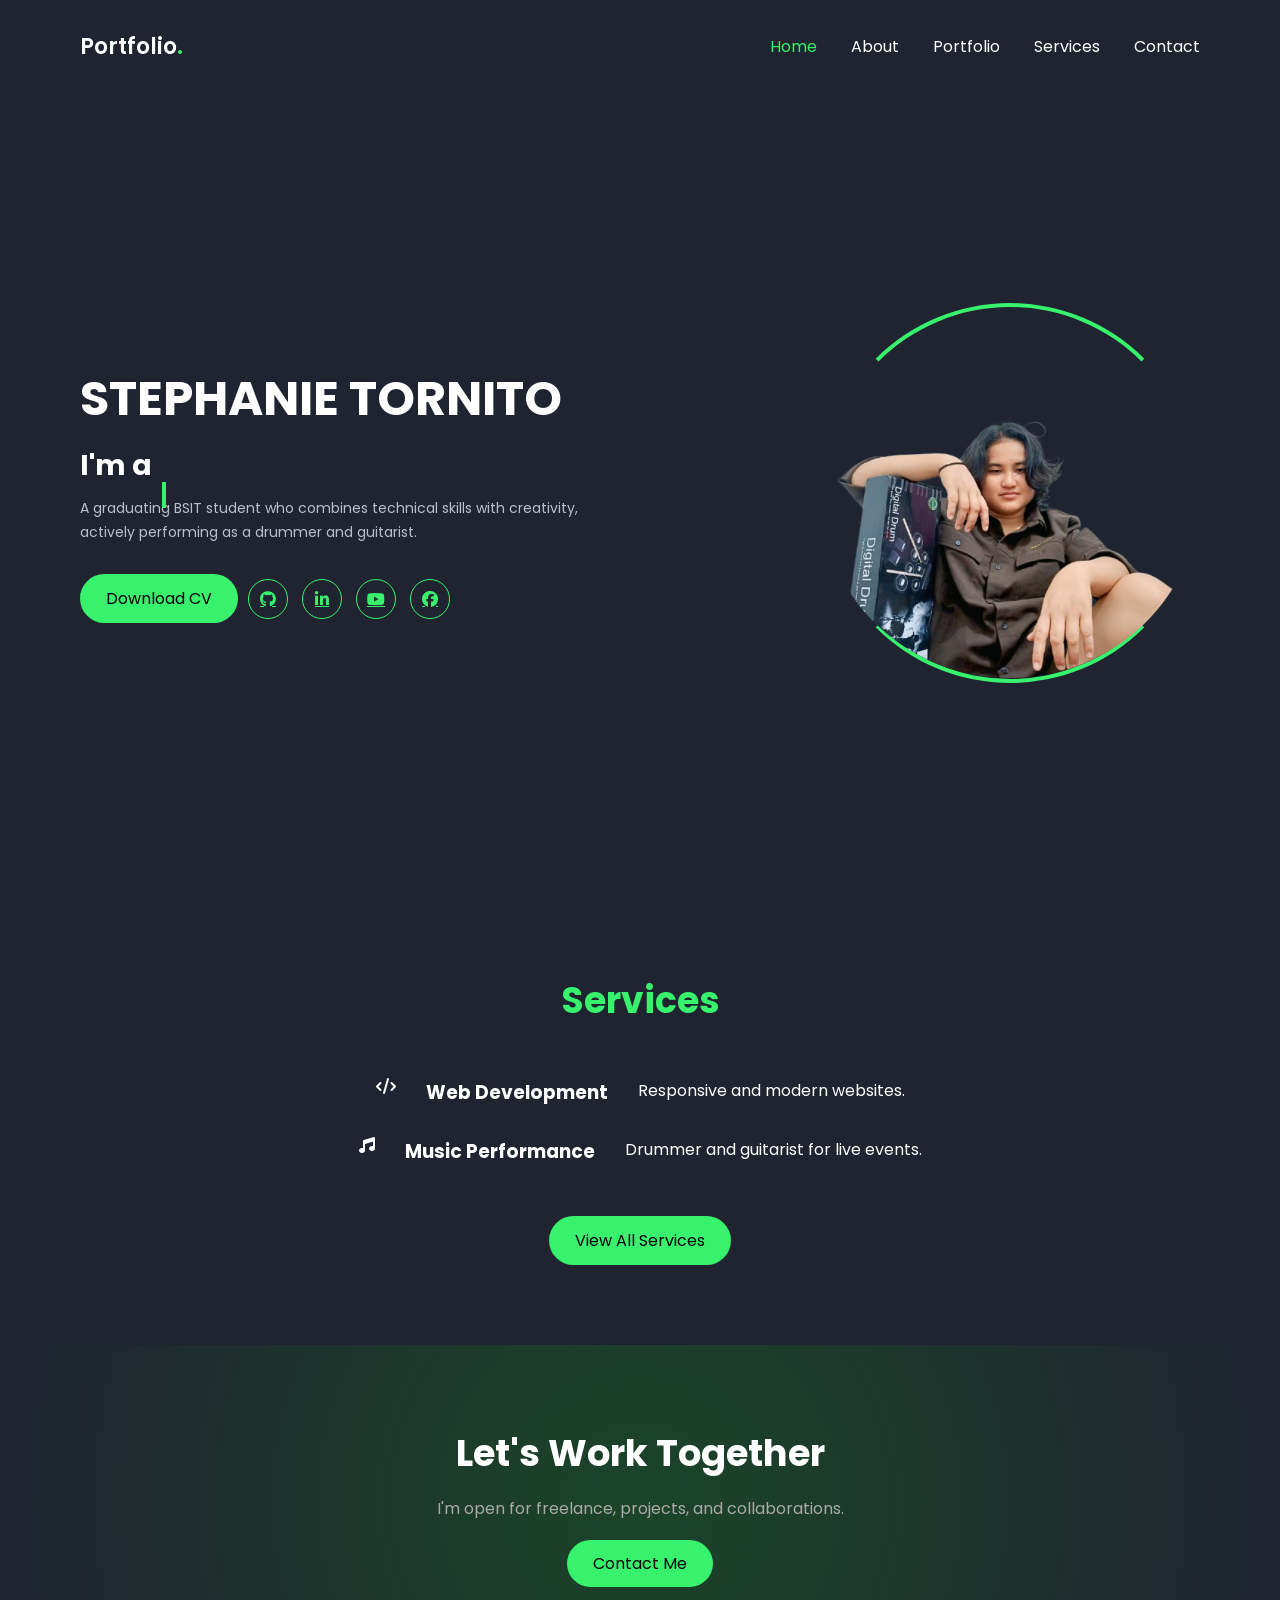
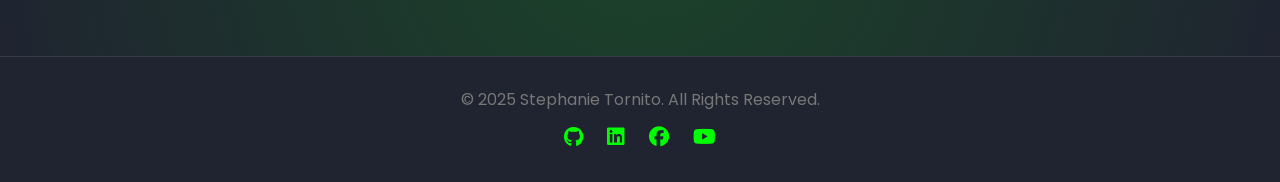
<file: index.html>
<!DOCTYPE html>
<html lang="en">
<head>
<meta charset="UTF-8">
<meta name="viewport" content="width=device-width, initial-scale=1.0">
<title>Portfolio</title>

<link href="https://fonts.googleapis.com/css2?family=Poppins:wght@300;400;500;600;700&display=swap" rel="stylesheet">
<link href="https://cdnjs.cloudflare.com/ajax/libs/font-awesome/6.5.1/css/all.min.css" rel="stylesheet">

<link rel="stylesheet" href="css/style.css">
</head>
<body>

<header>
  <div class="logo">Portfolio<span>.</span></div>
   <input type="checkbox" id="menu-toggle">
  <label for="menu-toggle" class="menu-icon">
    <span></span><span></span><span></span>
  </label>
  <nav>
    <a class="active" href="index.html">Home</a>
    <a href="about.html">About</a>
    <a href="portfolio.html">Portfolio</a>
    <a href="#services">Services</a>
    <a href="contact.html">Contact</a>
  </nav>
</header>

<section class="hero">
  <div class="hero-text">
    <h1>STEPHANIE TORNITO</h1>
    <h2>I'm a <span class="typing"></span></h2>

    <p>
      A graduating BSIT student who combines technical skills with creativity,
     actively performing as a drummer and guitarist.
    </p>

    <div class="actions">
      <a class="btn"  href="RESUME.pdf" download>Download CV</a>

      <div class="icons">
        <a href="https://github.com/Steph111-cmd"><i class="fab fa-github"></i></a>
        <a  href="https://www.linkedin.com/in/stephanie-tornito-849451359/" ><i class="fab fa-linkedin-in"></i></a>
        <a href="https://www.youtube.com/@stephanietornito13" ><i class="fab fa-youtube" > </i></a>
        <a href="https://www.facebook.com/usernamenganihahaha"><i class="fab fa-facebook"></i></a>
      </div>
    </div>
  </div>
  

  <div class="hero-img">
    <div class="circle"></div>
    <img src="images/img.png" alt="">
  </div>
</section>

<section id="services" class="services">
  <div class="container">
    <h2>Services</h2>

    <div class="service-box">
      <i class="fas fa-code"></i>
      <h3>Web Development</h3>
      <p>Responsive and modern websites.</p>
    </div>

    <div class="service-box">
      <i class="fas fa-music"></i>
      <h3>Music Performance</h3>
      <p>Drummer and guitarist for live events.</p>
    </div>

    <a href="services.html" class="btn">View All Services</a>
  </div>
</section>
<section class="cta">
  <h2>Let's Work Together</h2>
  <p>I'm open for freelance, projects, and collaborations.</p>
  <a href="contact.html" class="btn">Contact Me</a>
</section>
<footer class="footer">
  <p>© 2025 Stephanie Tornito. All Rights Reserved.</p>

  <div class="footer-icons">
    <a href="https://github.com/Steph111-cmd"><i class="fab fa-github"></i></a>
    <a  href="https://www.linkedin.com/in/stephanie-tornito-849451359/" ><i class="fab fa-linkedin"></i></a>
    <a href="https://www.facebook.com/usernamenganihahaha"><i class="fab fa-facebook"></i></a>
    <a href="https://www.youtube.com/@stephanietornito13" ><i class="fab fa-youtube" > </i></a>
  </div>
</footer>



</body>
</html>
</file>
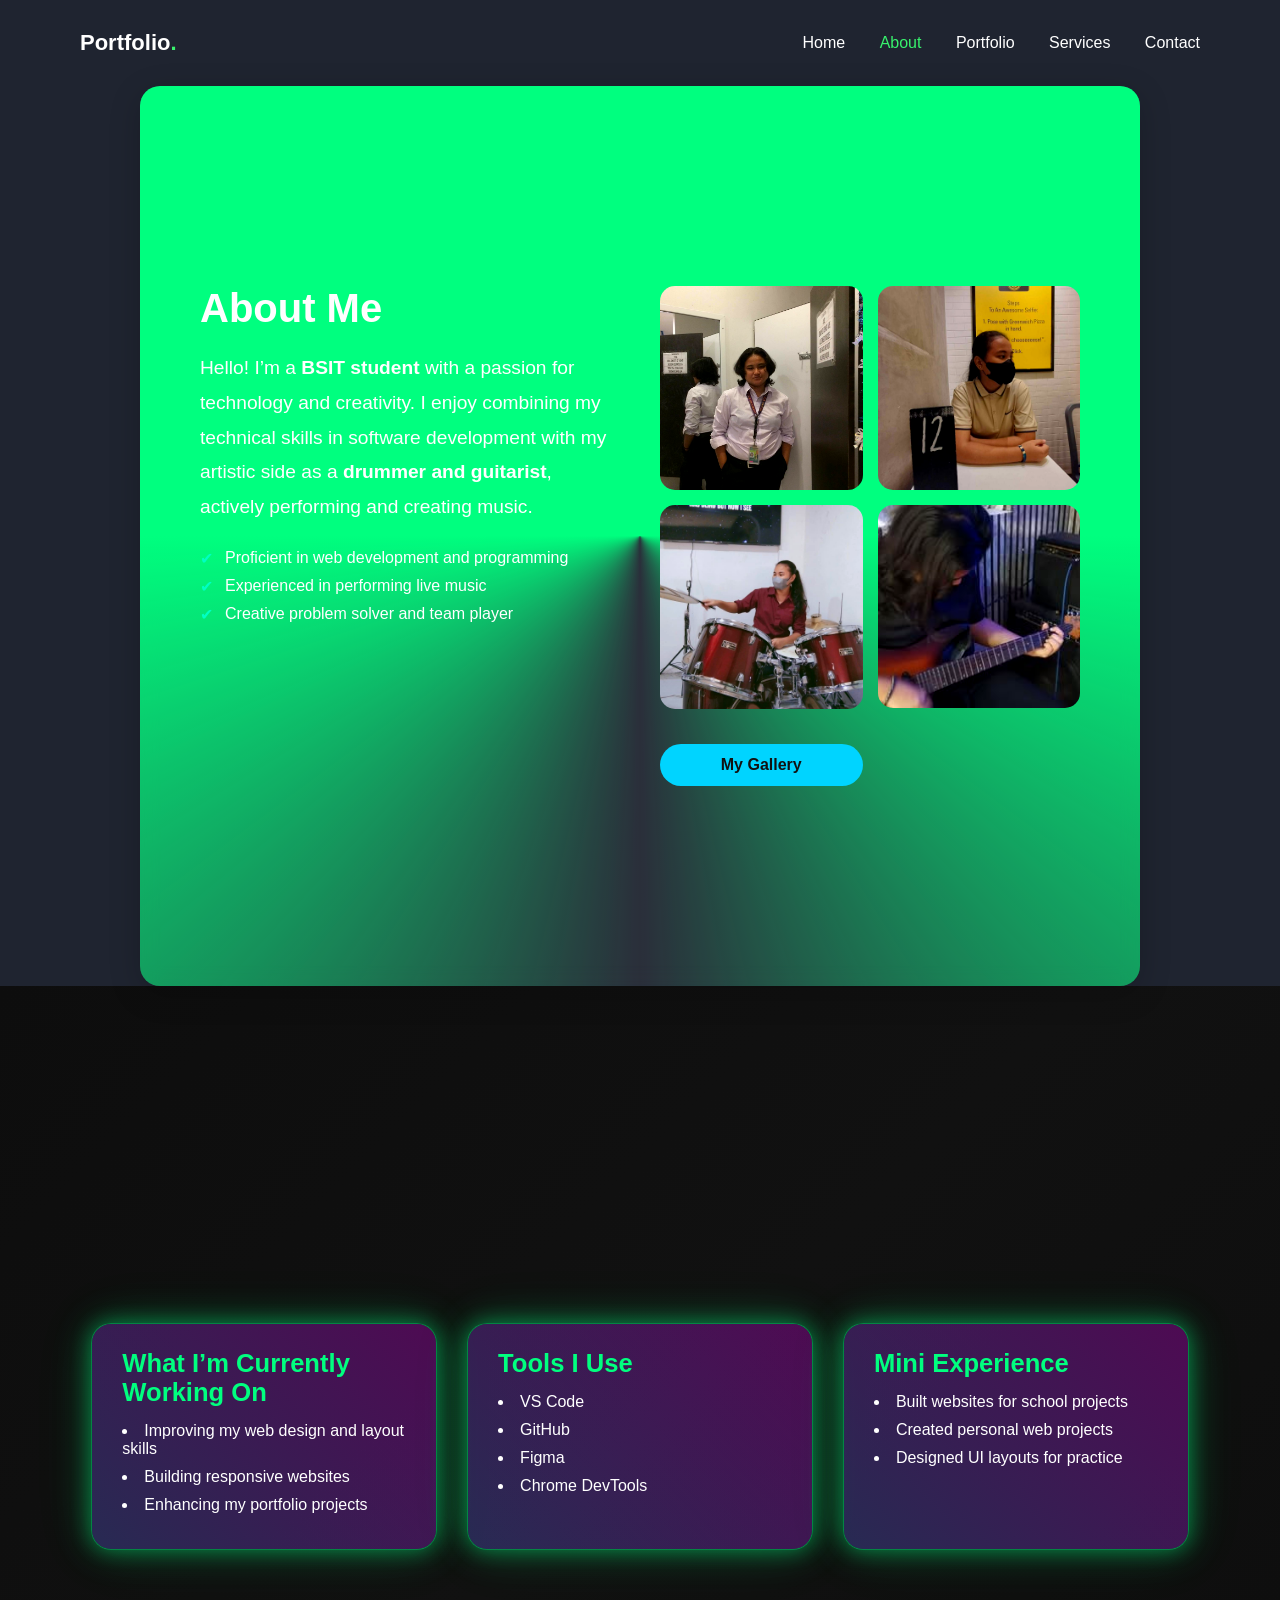
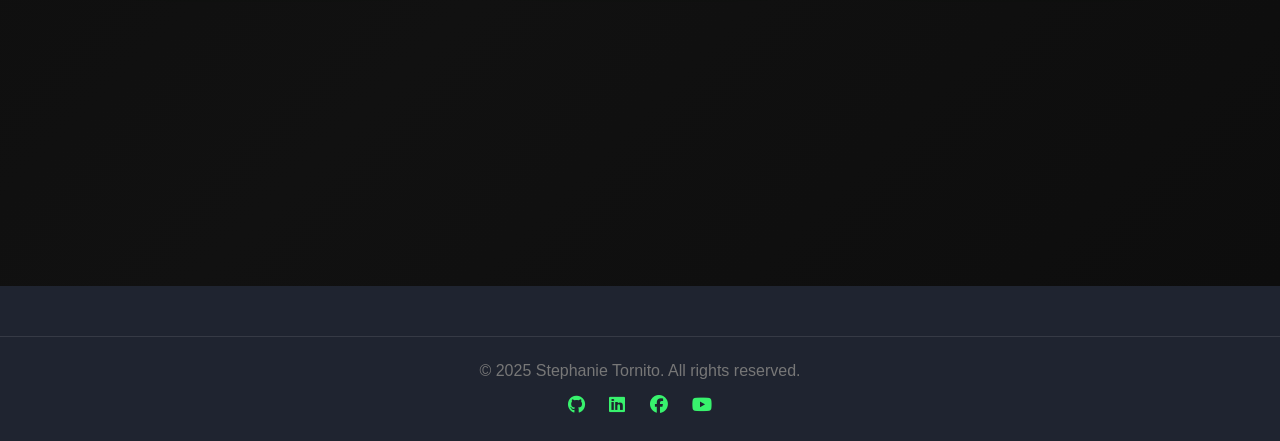
<file: about.html>
<!DOCTYPE html>
<html lang="en">
<head>
  <meta charset="UTF-8">
  <meta name="viewport" content="width=device-width, initial-scale=1.0">
  <title>About</title>
  <link href="https://cdnjs.cloudflare.com/ajax/libs/font-awesome/6.5.1/css/all.min.css" rel="stylesheet">
  <link rel="stylesheet" href="css/about.css">
</head>
<body>

<header>
  <div class="logo">Portfolio<span>.</span></div>

  <label for="menu-toggle" class="menu-icon">
    <span></span><span></span><span></span>
  </label>
  <nav>
    <a href="index.html">Home</a>
    <a class="active" href="about.html">About</a>
    <a href="portfolio.html">Portfolio</a>
    <a href="services.html">Services</a>
    <a href="contact.html">Contact</a>
  </nav>
</header>

<!-- =========================
     GLASS ABOUT ME SECTION
========================= -->
<section class="page glass about-me">
  <div class="container about-me-content">
    <!-- LEFT: Text -->
    <div class="about-text">
      <h1>About Me</h1>
      <p>Hello! I’m a <strong>BSIT student</strong> with a passion for technology and creativity. I enjoy combining my technical skills in software development with my artistic side as a <strong>drummer and guitarist</strong>, actively performing and creating music.</p>

      <ul class="highlights">
        <li>Proficient in web development and programming</li>
        <li>Experienced in performing live music</li>
        <li>Creative problem solver and team player</li>
      </ul>
    </div>

    <!-- RIGHT: Image Gallery -->
    <div class="about-images">
      <img src="images/1.jpg" alt="Image 1">
      <img src="images/2.jpg" alt="Image 2">
      <img src="images/3.jpg" alt="Image 3">
      <img src="images/4.jpg" alt="Image 4">

        <a href="gallery.html" class="btn-gallery">My Gallery</a>
    </div>
  </div>
</section>

<!-- =========================
     ADDITIONAL INFO OUTSIDE GLASS
========================= -->
<section class="page additional-info">
  <div class="container additional-content">
    <div class="current-work neon-box">
      <h2>What I’m Currently Working On</h2>
      <ul>
        <li>Improving my web design and layout skills</li>
        <li>Building responsive websites</li>
        <li>Enhancing my portfolio projects</li>
      </ul>
    </div>

    <div class="tools-used neon-box">
      <h2>Tools I Use</h2>
      <ul>
        <li>VS Code</li>
        <li>GitHub</li>
        <li>Figma</li>
        <li>Chrome DevTools</li>
      </ul>
    </div>

    <div class="mini-experience neon-box">
      <h2>Mini Experience</h2>
      <ul>
        <li>Built websites for school projects</li>
        <li>Created personal web projects</li>
        <li>Designed UI layouts for practice</li>
      </ul>
    </div>
  </div>
</section>

<footer class="footer">
  <p>© 2025 Stephanie Tornito. All rights reserved.</p>
  <div class="footer-icons">
    <a href="https://github.com/Steph111-cmd"><i class="fab fa-github"></i></a>
    <a href="https://www.linkedin.com/in/stephanie-tornito-849451359/"><i class="fab fa-linkedin"></i></a>
    <a href="https://www.facebook.com/usernamenganihahaha"><i class="fab fa-facebook"></i></a>
    <a href="https://www.youtube.com/@stephanietornito13"><i class="fab fa-youtube"></i></a>
  </div>
</footer>

</body>
</html>
</file>
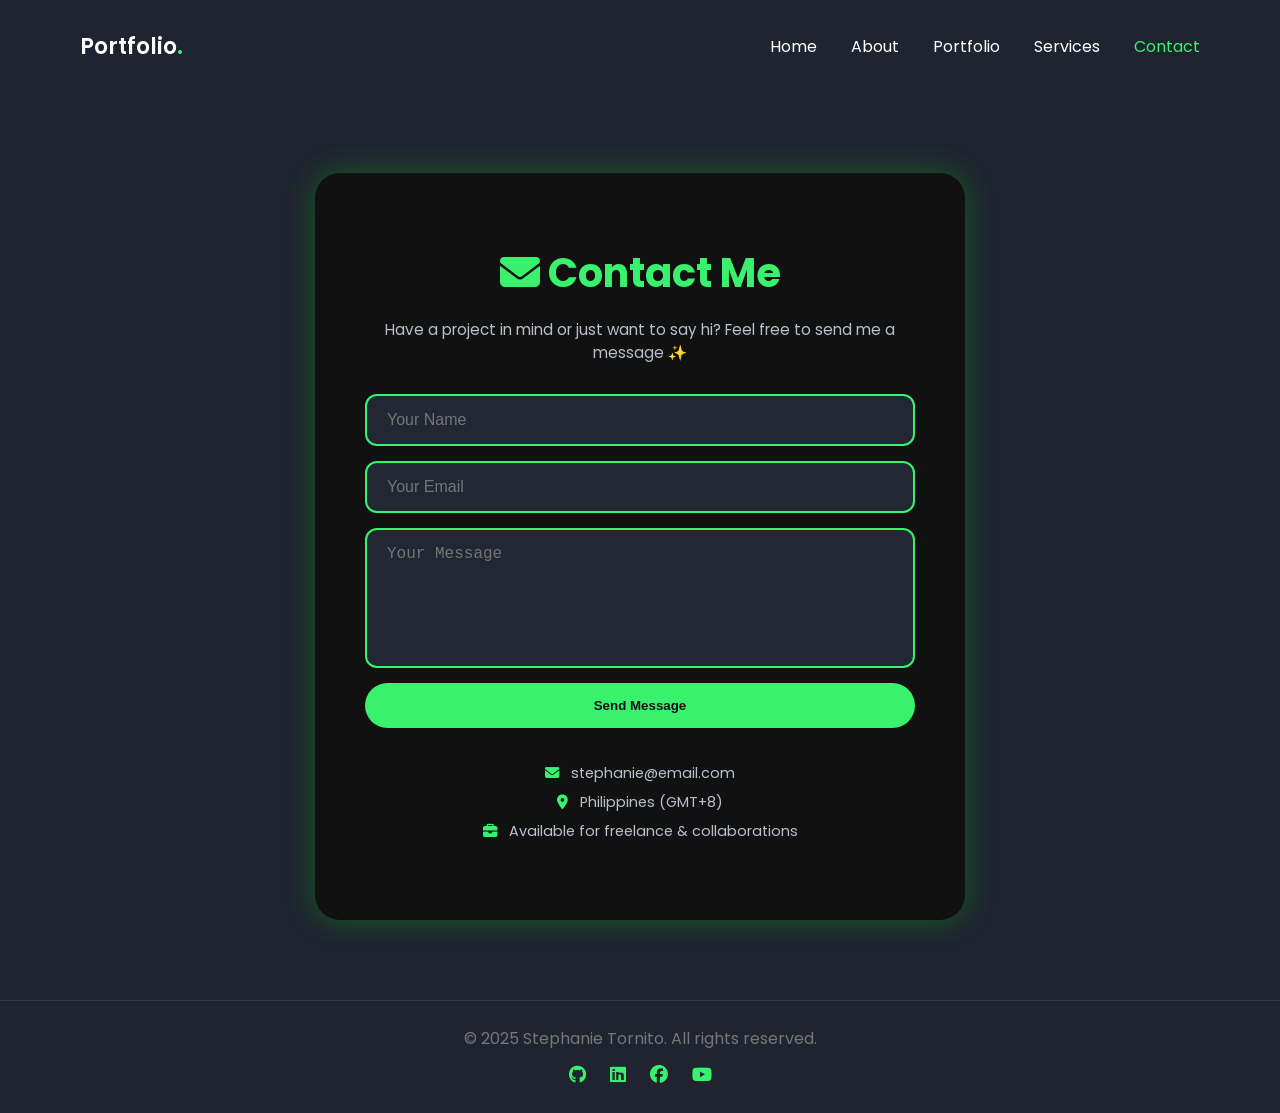
<file: contact.html>
<!DOCTYPE html>
<html lang="en">
<head>
<meta charset="UTF-8">
<meta name="viewport" content="width=device-width, initial-scale=1.0">
<title>Contact</title>

<link href="https://fonts.googleapis.com/css2?family=Poppins&display=swap" rel="stylesheet">
<link href="https://cdnjs.cloudflare.com/ajax/libs/font-awesome/6.5.1/css/all.min.css" rel="stylesheet">

<link rel="stylesheet" href="css/contact.css">
</head>
<body>

<header>
  <div class="logo">Portfolio<span>.</span></div>

  <label class="menu-icon">
    <span></span><span></span><span></span>
  </label>

  <nav>
    <a href="index.html">Home</a>
    <a href="about.html">About</a>
    <a href="portfolio.html">Portfolio</a>
    <a href="services.html">Services</a>
    <a class="active" href="contact.html">Contact</a>
  </nav>
</header>

<section class="contact">
  <h1><i class="fa-solid fa-envelope"></i> Contact Me</h1>

  <p class="contact-intro">
    Have a project in mind or just want to say hi?  
    Feel free to send me a message ✨
  </p>

  <form id="contact-form">
    <input type="text" id="name" placeholder="Your Name" required>
    <input type="email" id="email" placeholder="Your Email" required>
    <textarea id="message" placeholder="Your Message" required></textarea>
    <button type="submit">Send Message</button>
  </form>

  <p id="form-message"></p>

  <div class="contact-info">
    <p><i class="fa-solid fa-envelope"></i> stephanie@email.com</p>
    <p><i class="fa-solid fa-location-dot"></i> Philippines (GMT+8)</p>
    <p><i class="fa-solid fa-briefcase"></i> Available for freelance & collaborations</p>
  </div>
</section>

<footer class="footer">
  <p>© 2025 Stephanie Tornito. All rights reserved.</p>

  <div class="footer-icons">
    <a href="https://github.com/Steph111-cmd"><i class="fab fa-github"></i></a>
    <a href="https://www.linkedin.com/in/stephanie-tornito-849451359/"><i class="fab fa-linkedin"></i></a>
    <a href="https://www.facebook.com/usernamenganihahaha"><i class="fab fa-facebook"></i></a>
    <a href="https://www.youtube.com/@stephanietornito13"><i class="fab fa-youtube"></i></a>
  </div>
</footer>

<script src="js/contact.js"></script>
</body>
</html>
</file>
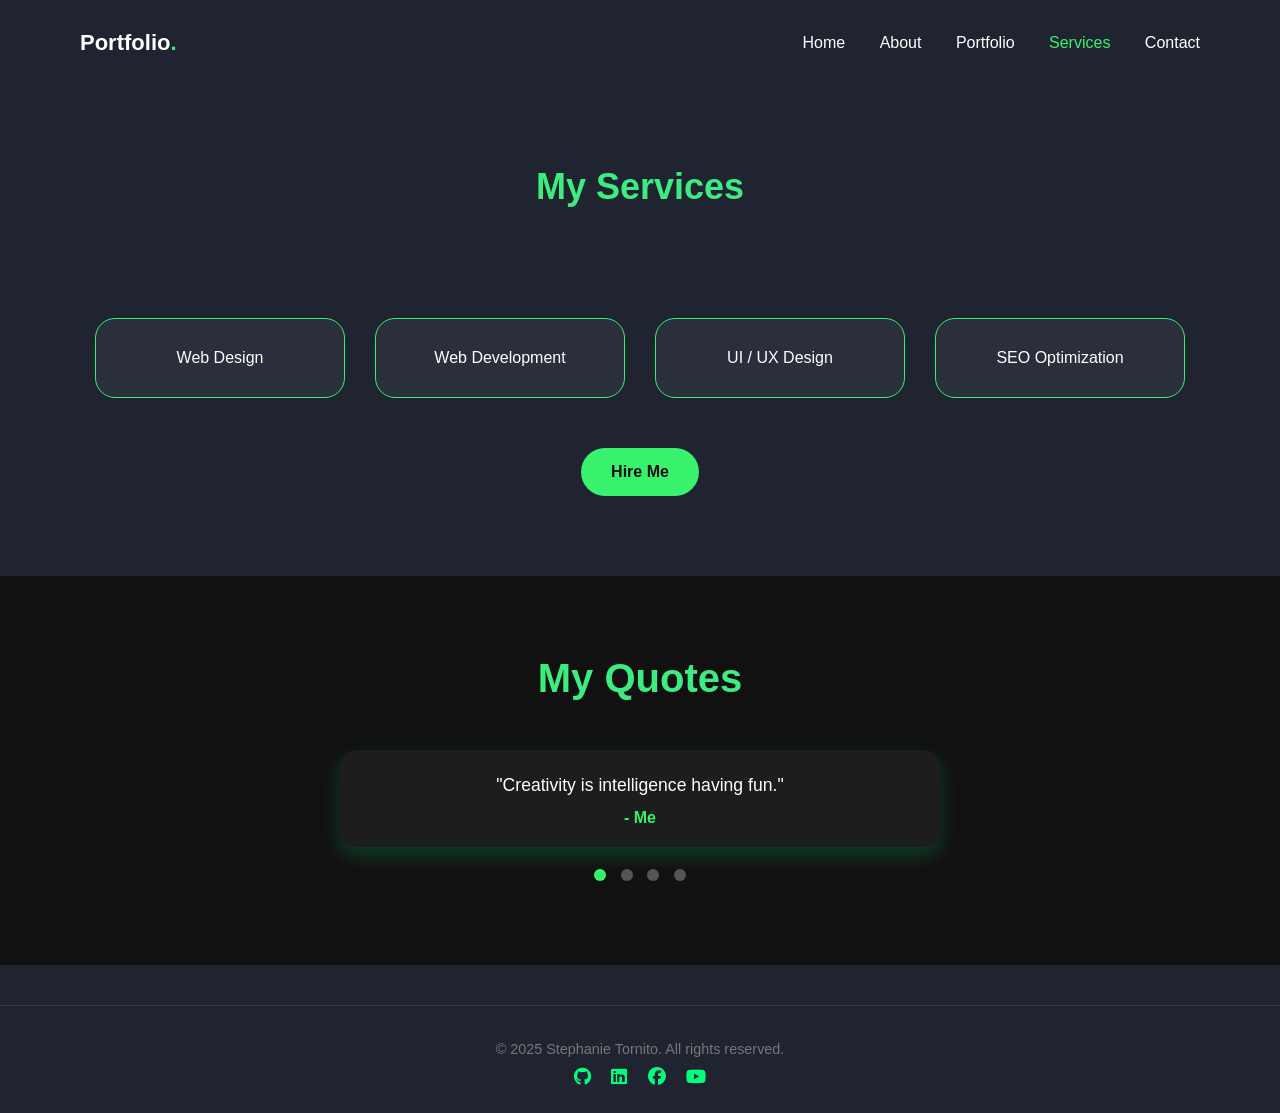
<file: services.html>
<!DOCTYPE html>
<html lang="en">
<head>
<meta charset="UTF-8">
<meta name="viewport" content="width=device-width, initial-scale=1.0">
<title>Services</title>

<link href="https://fonts.googleapis.com/css2?family=Poppins&display=swap" rel="stylesheet">
<link href="https://cdnjs.cloudflare.com/ajax/libs/font-awesome/6.5.1/css/all.min.css" rel="stylesheet">
<link rel="stylesheet" href="css/services.css">
</head>
<body>

<header>
  <div class="logo">Portfolio<span>.</span></div>

  <label for="menu-toggle" class="menu-icon">
    <span></span><span></span><span></span>
  </label>
  <nav>
    <a href="index.html">Home</a>
    <a href="about.html">About</a>
    <a href="portfolio.html">Portfolio</a>
    <a class="active" href="services">Services</a>
    <a href="contact.html">Contact</a>
  </nav>
</header>

<section class="services">
  <h1>My Services</h1>

  <div class="service-box">
    <div class="card">Web Design</div>
    <div class="card">Web Development</div>
    <div class="card">UI / UX Design</div>
    <div class="card">SEO Optimization</div>
  </div>
  <a href="contact.html" class="btn">Hire Me</a>
</section>

<section class="quotes">
  <h2>My Quotes</h2>

  <div class="carousel">
    <div class="quote active">
      <p>"Creativity is intelligence having fun."</p>
      <span>- Me</span>
    </div>
    <div class="quote">
      <p>"Design is not just what it looks like, but how it works."</p>
      <span>- Me</span>
    </div>
    <div class="quote">
      <p>"Every pixel counts. Perfection is in the details."</p>
      <span>- Me</span>
    </div>
    <div class="quote">
      <p>"Learning never stops; growth never ends."</p>
      <span>- Me</span>
    </div>

    <!-- Dots -->
    <div class="dots">
      <span class="dot active"></span>
      <span class="dot"></span>
      <span class="dot"></span>
      <span class="dot"></span>
    </div>
  </div>
</section>



<footer class="footer">
  <p>© 2025 Stephanie Tornito. All rights reserved.</p>

   <div class="footer-icons">
    <a href="https://github.com/Steph111-cmd"><i class="fab fa-github"></i></a>
    <a  href="https://www.linkedin.com/in/stephanie-tornito-849451359/" ><i class="fab fa-linkedin"></i></a>
    <a href="https://www.facebook.com/usernamenganihahaha" ><i class="fab fa-facebook"></i></a>
    <a href="https://www.youtube.com/@stephanietornito13" ><i class="fab fa-youtube" > </i></a>
  </div>
</footer>
<script src="js/services.js"></script>
</body>
</html>
</file>
<file: css/style.css>
@import url('https://fonts.googleapis.com/css2?family=Poppins:wght@300;400;500;600;700&display=swap');

:root{
  --bg:#1f2430;
  --green:#38f26d;
  --text:#fff;
  --muted:#b9c0cc;
}

*{margin:0;padding:0;box-sizing:border-box;}

body{
  font-family:Poppins,sans-serif;
  background:var(--bg);
  color:var(--text);
}
html {
  scroll-behavior: smooth;
}


/* HEADER */
header{
  display:flex;
  justify-content:space-between;
  align-items:center;
  padding:30px 80px;
}

.logo{font-size:22px;font-weight:600;}
.logo span{color:var(--green);}

nav a{
  margin-left:30px;
  color:white;
  text-decoration:none;
}
nav a.active,nav a:hover{color:var(--green);}

/* HERO */
.hero{
  min-height:calc(100vh - 100px);
  display:flex;
  align-items:center;
  justify-content:space-between;
  padding:0 80px;
}

.hero-text{max-width:520px;}
.hero-text h1{font-size:48px;}
.hero-text h2{font-size:28px;margin:10px 0;}
.hero-text span{color:var(--green);}

.hero-text p{
  color:var(--muted);
  font-size:14px;
  line-height:1.7;
}

/* TYPING EFFECT */
.typing {
  position: relative;
  display: inline-block;
  color: var(--green);
  font-weight: 600;
}

/* TEXT */
.typing::before {
  content: "";
  animation: typingWords 10s infinite;
}

/* CURSOR */
.typing::after {
  content: "|";
  position: absolute;
  right: -10px;
  animation: blink 1s infinite;
}

/* BLINKING CURSOR */
@keyframes blink {
  0%, 50%, 100% { opacity: 1; }
  25%, 75% { opacity: 0; }
}

/* TYPING WORDS */
@keyframes typingWords {

  /* DRUMMER */
  0% { content: ""; }
  5% { content: "D"; }
  10% { content: "Dr"; }
  15% { content: "Dru"; }
  20% { content: "Drum"; }
  25% { content: "Drumm"; }
  30% { content: "Drumme"; }
  35% { content: "Drummer"; }

  /* HOLD */
  45% { content: "Drummer"; }

  /* DELETE */
  50% { content: "Drumme"; }
  52% { content: "Drumm"; }
  54% { content: "Drum"; }
  56% { content: "Dru"; }
  58% { content: "Dr"; }
  60% { content: "D"; }
  62% { content: ""; }

  /* GUITARIST */
  65% { content: "G"; }
  70% { content: "Gu"; }
  75% { content: "Gui"; }
  80% { content: "Guit"; }
  85% { content: "Guitar"; }
  88% { content: "Guitari"; }
  92% { content: "Guitaris"; }
  96% { content: "Guitarist"; }

  /* HOLD */
  100% { content: "Guitarist"; }
}


/* BUTTONS */
.actions{
  margin-top:30px;
  display:flex;
  align-items:center;
}

.btn{
  background:var(--green);
  color:#000;
  padding:12px 26px;
  border-radius:30px;
  text-decoration:none;
}

.icons a{
  width:40px;height:40px;
  border:1px solid var(--green);
  border-radius:50%;
  margin-left:10px;
  display:inline-flex;
  align-items:center;
  justify-content:center;
  color:var(--green);
}

/* IMAGE */
.hero-img{
  position:relative;
  width:380px;
  height:380px;
  display:flex;
  align-items:center;
  justify-content:center;
}

.hero-img img{
  width:380px;
  height:370px;          /* IMPORTANT */
  object-fit:cover;      /* PARA DI MA-STRETCH */
  border-radius:50%;     /* GINAGAWANG BILOG */
  position:relative;
  z-index:2;
}

/* ROTATING CIRCLE */
.circle{
  position:absolute;
  inset:0;
  border:4px solid transparent;
  border-top:4px solid var(--green);
  border-bottom:4px solid var(--green);
  border-radius:50%;
  animation:spin 6s linear infinite;
}
@keyframes spin{
  to{transform:rotate(360deg);}
}
/* HAMBURGER ICON */
.menu-icon {
  display: none;
  flex-direction: column;
  cursor: pointer;
}

.menu-icon span {
  width: 25px;
  height: 3px;
  background: white;
  margin: 4px 0;
  transition: 0.3s;
}

/* HIDE CHECKBOX */
#menu-toggle {
  display: none;
}

/* RESPONSIVE */
@media(max-width:900px){
  .hero{
    flex-direction:column;
    text-align:center;
  }
  header{padding:20px 30px;}
}

/* SERVICES SECTION */
.services {
  padding: 80px 20px;
  text-align: center;      /* center ang lahat ng content */
  background: #1f2430;     /* optional: same bg */
}

.services h2 {
  font-size: 36px;
  margin-bottom: 50px;
  color: var(--green);
}

.service-box {
  display: flex;
  flex-wrap: wrap;         /* responsive wrap kung maliit ang screen */
  justify-content: center; /* center ang cards horizontally */
  gap: 30px;
  margin-bottom: 30px;
}

.service-box > div {
  background: rgba(255,255,255,.05);
  border: 1px solid var(--green);
  padding: 30px;
  border-radius: 20px;
  flex: 0 1 250px;         /* flexible width, max 250px */
  text-align: center;
  transition: transform 0.3s, box-shadow 0.3s;
}

.service-box > div:hover {
  transform: translateY(-10px);
  box-shadow: 0 10px 30px rgba(56,242,109,0.3);
}

.services .btn {
  margin-top: 20px;
  display: inline-block;
}
.cta {
  padding: 80px 20px;
  text-align: center;
  background: radial-gradient(circle, rgba(0,255,0,0.15), transparent);
}

.cta h2 {
  font-size: 2.3rem;
  color: #fff;
}

.cta p {
  color: #aaa;
  margin: 15px 0 30px;
}
.footer {
  padding: 30px;
  text-align: center;
  border-top: 1px solid rgba(255,255,255,0.1);
}

.footer p {
  color: #777;
  margin-bottom: 10px;
}

.footer-icons a {
  color: #00ff00;
  margin: 0 10px;
  font-size: 20px;
  transition: 0.3s;
}

.footer-icons a:hover {
  color: #42e695;
}

@media (max-width: 480px) {

  header {
    flex-direction: row;
    justify-content: space-between;
    align-items: center;
  }

  .menu-icon {
    display: flex;
  }

  nav {
    position: absolute;
    top: 80px;
    left: 0;
    width: 100%;
    background: var(--bg);
    flex-direction: column;
    align-items: center;
    display: none;
    padding: 20px 0;
  }

  nav a {
    margin: 15px 0;
    font-size: 16px;
  }

  /* SHOW MENU WHEN CHECKED */
  #menu-toggle:checked + .menu-icon + nav {
    display: flex;
  }
    .service-box {
    flex-direction: column;
    gap: 20px;
  }

  .service-box > div {
    width: 100%;
    max-width: 320px;
  }
  @media (max-width: 480px) {

  /* HERO IMAGE SMALLER */
  .hero-img {
    width: 220px;
    height: 220px;
  }

  .hero-img img {
    width: 220px;
    height: 220px;
  }

  .circle {
    border-width: 3px; /* mas subtle */
  }

}


}


@media (max-width: 1028px) {

  header {
    padding: 25px 40px;
  }

  .hero {
    padding: 60px 40px;
    gap: 40px;
  }

  .hero-text h1 {
    font-size: 40px;
  }

  .hero-text h2 {
    font-size: 24px;
  }

  .hero-img {
    width: 320px;
    height: 320px;
  }

  .hero-img img {
    width: 320px;
    height: 320px;
  }

  .service-box {
    justify-content: center;
  }

}
/* =========================
   EXTRA SMALL DEVICES (360px)
========================= */
@media (max-width: 360px){

  section{
    padding: 40px 5%;
  }

  .section-title h2{
    font-size: 1.4rem;
  }

  .section-title p{
    font-size: 0.85rem;
  }

  .gallery-images{
    grid-template-columns: 1fr;
    gap: 18px;
  }

  .img-container{
    border-radius: 14px;
  }

  .img-container::before{
    font-size: 1rem;
    padding: 10px;
    text-align: center;
  }

  .lightbox img{
    max-width: 95%;
    max-height: 80vh;
  }

  .lightbox span{
    font-size: 1.8rem;
    top: 15px;
    right: 20px;
  }
}
</file>
<file: css/about.css>
@import url("style.css");

/* =========================
   PAGE CENTERING
========================= */
body, html {
    height: 100%;
    margin: 0;
    padding: 0;
    font-family: Arial, sans-serif;
}

.page {
    min-height: 100vh;
    display: flex;
    justify-content: center; /* horizontal center */
    align-items: center;     /* vertical center */
    padding: 20px;
    text-align: center;
}

/* =========================
   GLASS EFFECT WITH MOVING BORDER
========================= */
.glass {
    position: relative; /* needed for pseudo-element */
    background: rgba(255, 255, 255, 0.05);
    backdrop-filter: blur(10px);
    -webkit-backdrop-filter: blur(10px);
    padding: 60px;
    border-radius: 20px;
    box-shadow: 0 8px 32px rgba(0,0,0,0.2);
    color: #fff;
    max-width: 1000px;
    width: 100%;
    margin: auto;
    overflow: hidden;
}

/* Animated moving border for the glass section */
.glass::before {
    content: "";
    position: absolute;
    top: -4px;
    left: -4px;
    width: calc(100% + 8px);
    height: calc(100% + 8px);
    border-radius: 20px;
    background: conic-gradient(
        #00ff7f 0deg,
        #00ff7f 90deg,
        transparent 180deg,
        #00ff7f 270deg,
        #00ff7f 360deg
    );
    z-index: -1; /* behind content */
    animation: rotate-glass-border 4s linear infinite;
}

@keyframes rotate-glass-border {
    0% { transform: rotate(0deg); }
    100% { transform: rotate(360deg); }
}

/* =========================
   ABOUT ME CONTENT
========================= */
.about-me-content {
    display: flex;
    gap: 40px;
    align-items: flex-start;
    justify-content: center;
    flex-wrap: wrap;
}

/* LEFT: Text column */
.about-text {
    flex: 1;
    min-width: 250px;
    text-align: left;
}

.about-text h1 {
    font-size: 2.5rem;
    margin-bottom: 20px;
}

.about-text p {
    font-size: 1.2rem;
    line-height: 1.8;
    margin-bottom: 25px;
}

.about-text .highlights {
    list-style: none;
    padding: 0;
}

.about-text .highlights li {
    font-size: 1rem;
    margin-bottom: 10px;
    position: relative;
    padding-left: 25px;
    transition: color 0.3s ease;
}

.about-text .highlights li::before {
    content: "✔";
    position: absolute;
    left: 0;
    color: #00ffc3;
}

.about-text .highlights li:hover {
    color: #000000;
}

/* =========================
   RIGHT: Image gallery column
========================= */
.about-images {
    flex: 1;
    min-width: 250px;
    display: grid;
    grid-template-columns: repeat(2, 1fr);
    gap: 15px;
}

/* =========================
   IMAGES WITH ENHANCED EFFECTS
========================= */
.about-images img {
    position: relative;
    display: block;
    width: 100%;
    border-radius: 15px;
    overflow: hidden;
    z-index: 0;
    transition: transform 0.5s ease, box-shadow 0.5s ease, filter 0.5s ease;
    filter: brightness(0.95) contrast(1.1) saturate(1.2);
}

/* Animated neon border using pseudo-element */
.about-images img::before {
    content: "";
    position: absolute;
    top: -4px;
    left: -4px;
    width: calc(100% + 8px);
    height: calc(100% + 8px);
    border-radius: 15px;
    background: conic-gradient(
        #00ff7f 0deg,
        #00ff7f 90deg,
        transparent 180deg,
        #00ff7f 270deg,
        #00ff7f 360deg
    );
    z-index: -1;
    animation: rotate-border 2s linear infinite;
}
/* Button inside images container */
.about-images .btn-gallery {
    display: inline-block;
    margin-top: 20px;   /* space above button */
    padding: 12px 30px;
    border-radius: 30px;
    background: #00d4ff; /* bright neon-blue */
    color: #111;         /* dark text for contrast */
    font-weight: bold;
    text-decoration: none;
    font-size: 1rem;
    transition: transform 0.3s, box-shadow 0.3s, background 0.3s;
}

/* Hover effect */
.about-images .btn-gallery:hover {
    transform: scale(1.05);
    box-shadow: 0 0 15px #00d4ff, 0 0 30px #00d4ff80, 0 0 50px #00d4ff40;
    background: #00bfff; /* slight darken on hover */
}


/* Rotate animation for image border */
@keyframes rotate-border {
    0% { transform: rotate(0deg); }
    100% { transform: rotate(360deg); }
}

/* Hover effects: scale, tilt, glow, vibrant filter */
.about-images img:hover {
    transform: scale(1.08) rotate(-1deg);
    box-shadow: 0 15px 35px rgba(0,255,127,0.6);
    filter: brightness(1.1) contrast(1.2) saturate(1.4);
}

/* =========================
   ADDITIONAL INFO OUTSIDE GLASS (ASTIG VERSION)
========================= */
.additional-info {
    background: linear-gradient(135deg, #0d0d0d, #111, #0d0d0d);
    padding: 60px 20px;
    text-align: left;
    color: #fff;
}

.additional-info .additional-content {
    max-width: 1200px;
    margin: auto;
    display: flex;
    flex-wrap: wrap;
    gap: 30px;
    justify-content: center;
}

/* Neon-glass boxes */
.neon-box {
    flex: 1;
    min-width: 280px;
    background: rgba(0,0,0,0.4);
    border-radius: 20px;
    padding: 25px 30px;
    box-shadow: 0 0 20px rgba(0,255,127,0.4), 0 0 40px rgba(0,255,127,0.2), 0 0 60px rgba(0,255,127,0.1);
    border: 1px solid rgba(0,255,127,0.5);
    transition: transform 0.4s ease, box-shadow 0.4s ease, background 0.4s ease;
    position: relative;
    overflow: hidden;
}

/* Animated gradient neon border effect */
.neon-box::before {
    content: "";
    position: absolute;
    top: -50%;
    left: -50%;
    width: 200%;
    height: 200%;
    background: linear-gradient(45deg, #00ff7f, #00d4ff, #ff00ff, #ff4500, #00ff7f);
    background-size: 400% 400%;
    animation: animate-neon 10s linear infinite;
    opacity: 0.3;
    z-index: 0;
}

@keyframes animate-neon {
    0% { background-position: 0% 50%; }
    50% { background-position: 100% 50%; }
    100% { background-position: 0% 50%; }
}

/* Content inside neon box */
.neon-box h2 {
    font-size: 1.6rem;
    margin-bottom: 15px;
    color: #00ff7f;
    position: relative;
    z-index: 1;
}

.neon-box ul {
    list-style: disc inside;
    position: relative;
    z-index: 1;
}

.neon-box ul li {
    font-size: 1rem;
    margin-bottom: 10px;
    color: #fff;
}

/* Hover effect for interactivity */
.neon-box:hover {
    transform: translateY(-5px) scale(1.03);
    box-shadow: 0 0 30px rgba(0,255,127,0.7), 0 0 60px rgba(0,255,127,0.5), 0 0 90px rgba(0,255,127,0.3);
    background: rgba(0,0,0,0.6);
}

/* Responsive adjustments */
@media (max-width: 768px) {
    .additional-info .additional-content {
        flex-direction: column;
        gap: 20px;
        text-align: center;
    }

    .neon-box {
        min-width: 90%;
    }
}

/* =========================
   RESPONSIVE DESIGN FOR ABOUT
========================= */
@media (max-width: 1024px) {
    .about-text h1 {
        font-size: 2.2rem;
    }

    .about-text p {
        font-size: 1.1rem;
    }
}

@media (max-width: 768px) {
    .about-me-content {
        flex-direction: column;
        gap: 20px;
        text-align: center;
    }

    .about-text {
        text-align: center;
    }

    .about-text h1 {
        font-size: 2rem;
    }

    .about-text p {
        font-size: 1rem;
    }

    .about-images {
        grid-template-columns: 1fr; /* stack images vertically */
    }
}

/* =========================
   FOOTER
========================= */
.footer {
  padding: 25px 20px;
  text-align: center;
  color: #aaa;
  border-top: 1px solid rgba(255,255,255,0.1);
  margin-top: 50px;
}

.footer-icons {
  margin-top: 15px;
}

.footer-icons a {
  color: var(--green);
  margin: 0 10px;
  font-size: 18px;
  transition: transform 0.3s, color 0.3s;
}

.footer-icons a:hover {
  transform: translateY(-5px);
  color: #fff;
}
</file>
<file: css/contact.css>
@import url("style.css");

.contact {
  max-width: 650px;
  margin: 80px auto;
  padding: 70px 50px;
  background: #111;
  border-radius: 25px;
  text-align: center;
  box-shadow: 0 0 30px rgba(0,255,0,0.25);
  animation: fadeUp 1s ease;
  position: relative;
}

@keyframes fadeUp {
  from { opacity: 0; transform: translateY(40px); }
  to { opacity: 1; transform: translateY(0); }
}

.contact h1 {
  color: var(--green);
  font-size: 2.5rem;
  margin-bottom: 15px;
}

.contact-intro {
  color: var(--muted);
  font-size: 0.95rem;
  margin-bottom: 30px;
}

form {
  display: flex;
  flex-direction: column;
}

input, textarea {
  padding: 15px 20px;
  margin-bottom: 15px;
  border-radius: 12px;
  border: 2px solid var(--green);
  background: rgba(37,43,58,0.85);
  color: var(--text);
  font-size: 1rem;
  transition: 0.3s;
}

input:focus, textarea:focus {
  border-color: #42e695;
  box-shadow: 0 0 12px #42e695;
}

textarea {
  resize: none;
  min-height: 140px;
}

button {
  background: var(--green);
  color: #111;
  padding: 15px;
  border-radius: 30px;
  font-weight: bold;
  cursor: pointer;
  border: none;
  transition: 0.3s;
}

button:hover {
  background: #42e695;
  box-shadow: 0 0 20px #42e695;
  transform: translateY(-2px);
}

#form-message {
  margin-top: 15px;
  font-weight: 500;
}

.contact-info {
  margin-top: 35px;
  color: var(--muted);
  font-size: 0.9rem;
}

.contact-info p {
  margin: 8px 0;
}

.contact-info i {
  color: var(--green);
  margin-right: 8px;
}

/* FOOTER */
.footer {
  text-align: center;
  padding: 25px 20px;
  color: #aaa;
  margin-top: 60px;
}

.footer-icons a {
  color: var(--green);
  margin: 0 10px;
  font-size: 18px;
  transition: 0.3s;
}

.footer-icons a:hover {
  color: #fff;
  transform: translateY(-5px);
}

/* RESPONSIVE */
@media (max-width: 768px) {
  .contact {
    padding: 50px 25px;
  }
}
</file>
<file: css/services.css>
@import url("style.css");

/* =========================
   PAGE CENTERING
========================= */
body, html {
    height: 100%;
    margin: 0;
    padding: 0;
    font-family: Arial, sans-serif;
}

.page {
    min-height: 100vh;
    display: flex;
    justify-content: center; /* horizontal center */
    align-items: center;     /* vertical center */
    padding: 20px;
    text-align: center;
}

/* =========================
   GLASS EFFECT WITH MOVING BORDER
========================= */
.glass {
    position: relative; /* needed for pseudo-element */
    background: rgba(255, 255, 255, 0.05);
    backdrop-filter: blur(10px);
    -webkit-backdrop-filter: blur(10px);
    padding: 60px;
    border-radius: 20px;
    box-shadow: 0 8px 32px rgba(0,0,0,0.2);
    color: #fff;
    max-width: 1000px;
    width: 100%;
    margin: auto;
    overflow: hidden;
}

/* Animated moving border for the glass section */
.glass::before {
    content: "";
    position: absolute;
    top: -4px;
    left: -4px;
    width: calc(100% + 8px);
    height: calc(100% + 8px);
    border-radius: 20px;
    background: conic-gradient(
        #00ff7f 0deg,
        #00ff7f 90deg,
        transparent 180deg,
        #00ff7f 270deg,
        #00ff7f 360deg
    );
    z-index: -1; /* behind content */
    animation: rotate-glass-border 4s linear infinite;
}

@keyframes rotate-glass-border {
    0% { transform: rotate(0deg); }
    100% { transform: rotate(360deg); }
}

/* =========================
   ABOUT ME CONTENT
========================= */
.about-me-content {
    display: flex;
    gap: 40px;
    align-items: flex-start;
    justify-content: center;
    flex-wrap: wrap;
}

/* LEFT: Text column */
.about-text {
    flex: 1;
    min-width: 250px;
    text-align: left;
}

.about-text h1 {
    font-size: 2.5rem;
    margin-bottom: 20px;
}

.about-text p {
    font-size: 1.2rem;
    line-height: 1.8;
    margin-bottom: 25px;
}

.about-text .highlights {
    list-style: none;
    padding: 0;
}

.about-text .highlights li {
    font-size: 1rem;
    margin-bottom: 10px;
    position: relative;
    padding-left: 25px;
    transition: color 0.3s ease;
}

.about-text .highlights li::before {
    content: "✔";
    position: absolute;
    left: 0;
    color: #00ffc3;
}

.about-text .highlights li:hover {
    color: #00ffc3;
}

/* RIGHT: Image gallery column */
.about-images {
    flex: 1;
    min-width: 250px;
    display: grid;
    grid-template-columns: repeat(2, 1fr);
    gap: 15px;
}

/* =========================
   IMAGES WITH ENHANCED EFFECTS
========================= */
.about-images img {
    position: relative;
    display: block;
    width: 100%;
    border-radius: 15px;
    overflow: hidden;
    z-index: 0;
    transition: transform 0.5s ease, box-shadow 0.5s ease, filter 0.5s ease;
    filter: brightness(0.95) contrast(1.1) saturate(1.2);
}

/* Animated neon border using pseudo-element */
.about-images img::before {
    content: "";
    position: absolute;
    top: -4px;
    left: -4px;
    width: calc(100% + 8px);
    height: calc(100% + 8px);
    border-radius: 15px;
    background: conic-gradient(
        #00ff7f 0deg,
        #00ff7f 90deg,
        transparent 180deg,
        #00ff7f 270deg,
        #00ff7f 360deg
    );
    z-index: -1;
    animation: rotate-border 2s linear infinite;
}

/* Rotate animation for image border */
@keyframes rotate-border {
    0% { transform: rotate(0deg); }
    100% { transform: rotate(360deg); }
}

/* Hover effects: scale, tilt, glow, vibrant filter */
.about-images img:hover {
    transform: scale(1.08) rotate(-1deg);
    box-shadow: 0 15px 35px rgba(0,255,127,0.6);
    filter: brightness(1.1) contrast(1.2) saturate(1.4);
}
.service-box .card {
    background: rgba(255,255,255,.05);
    border: 1px solid var(--green);
    padding: 30px;
    border-radius: 20px;
    flex: 0 1 250px;
    text-align: center;
    transition: transform 0.3s, box-shadow 0.3s;
    margin-top: 60px; /* space between title and cards */
}

.services h1 {
  font-size: 36px;
  margin-bottom: 50px;
  background: linear-gradient(90deg, #38f26d, #42e695);
  -webkit-background-clip: text;
  -webkit-text-fill-color: transparent;
  animation: fadeInUp 1s ease forwards;
}

@keyframes fadeInUp {
  0% { opacity: 0; transform: translateY(20px); }
  100% { opacity: 1; transform: translateY(0); }
}
.services .btn {
  background: #38f26d;
  color: #111;
  padding: 15px 30px;
  border-radius: 30px;
  text-decoration: none;
  font-weight: bold;
  transition: 0.3s;
}

.services .btn:hover {
  background: #42e695;
  transform: scale(1.05);
}



/* =========================
   RESPONSIVE DESIGN
========================= */
@media (max-width: 1024px) {
    .about-text h1 {
        font-size: 2.2rem;
    }

    .about-text p {
        font-size: 1.1rem;
    }
}

@media (max-width: 768px) {
    .about-me-content {
        flex-direction: column;
        gap: 20px;
        text-align: center;
    }

    .about-text {
        text-align: center;
    }

    .about-text h1 {
        font-size: 2rem;
    }

    .about-text p {
        font-size: 1rem;
    }

    .about-images {
        grid-template-columns: 1fr; /* stack images vertically */
    }
}

.testimonials {
  padding: 80px 20px;
  background: #111;
  color: #fff;
  text-align: center;
}

.testimonials h2 {
  font-size: 2.5rem;
  margin-bottom: 50px;
  background: linear-gradient(90deg, #38f26d, #42e695);
  -webkit-background-clip: text;
  -webkit-text-fill-color: transparent;
}

.carousel {
  max-width: 600px;
  margin: auto;
  position: relative;
}

.quotes {
  padding: 80px 20px;
  background: #111;
  color: #fff;
  text-align: center;
}

.quotes h2 {
  font-size: 2.5rem;
  margin-bottom: 50px;
  background: linear-gradient(90deg, #38f26d, #42e695);
  -webkit-background-clip: text;
  -webkit-text-fill-color: transparent;
}

.carousel {
  max-width: 600px;
  margin: auto;
  position: relative;
}

.quote {
  display: none;
  background: rgba(255,255,255,0.05);
  padding: 20px;
  border-radius: 15px;
  box-shadow: 0 8px 20px rgba(0,255,127,0.2);
}

.quote.active {
  display: block;
}

.quote p {
  font-size: 1.1rem;
  line-height: 1.6;
  margin-bottom: 10px;
}

.quote span {
  font-weight: bold;
  color: #38f26d;
}


.dots {
  margin-top: 20px;
}

.dot {
  display: inline-block;
  width: 12px;
  height: 12px;
  background: #555;
  border-radius: 50%;
  margin: 0 5px;
  cursor: pointer;
}

.dot.active {
  background: #38f26d;
}

/* =========================
   FOOTER FIX
========================= */
.footer {
    padding: 25px 20px;   /* mas maliit */
    text-align: center;
    border-top: 1px solid rgba(255,255,255,0.1);
    margin-top: 40px;    /* controlled spacing from content */
}

.footer p {
    color: #777;
    margin: 10px 0;       /* bawas space */
    font-size: 0.9rem;
}

.footer-icons {
    margin-top: 8px;
}

.footer-icons a {
    color: #00ff7f;
    margin: 0 8px;       /* bawas gap */
    font-size: 18px;
    transition: transform 0.3s ease, color 0.3s ease;
}

.footer-icons a:hover {
    color: #42e695;
    transform: translateY(-3px);
}
</file>
